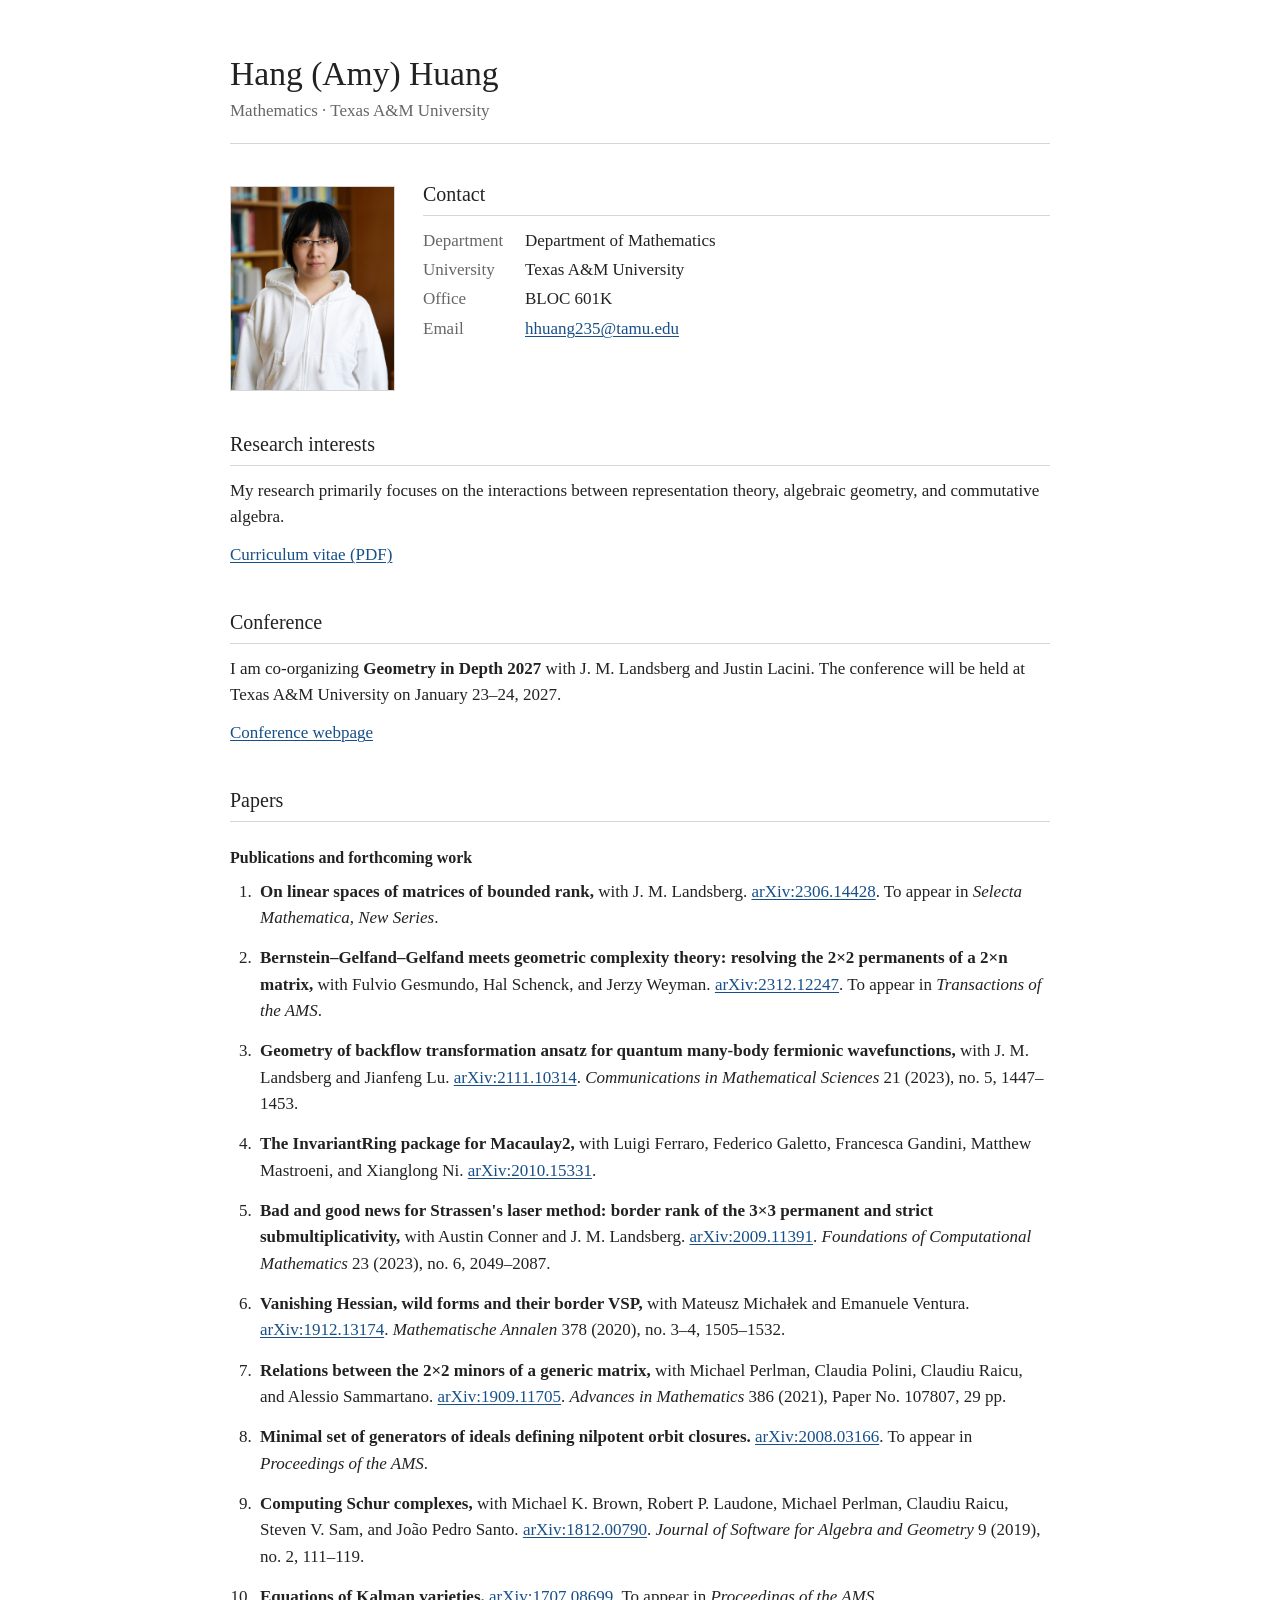
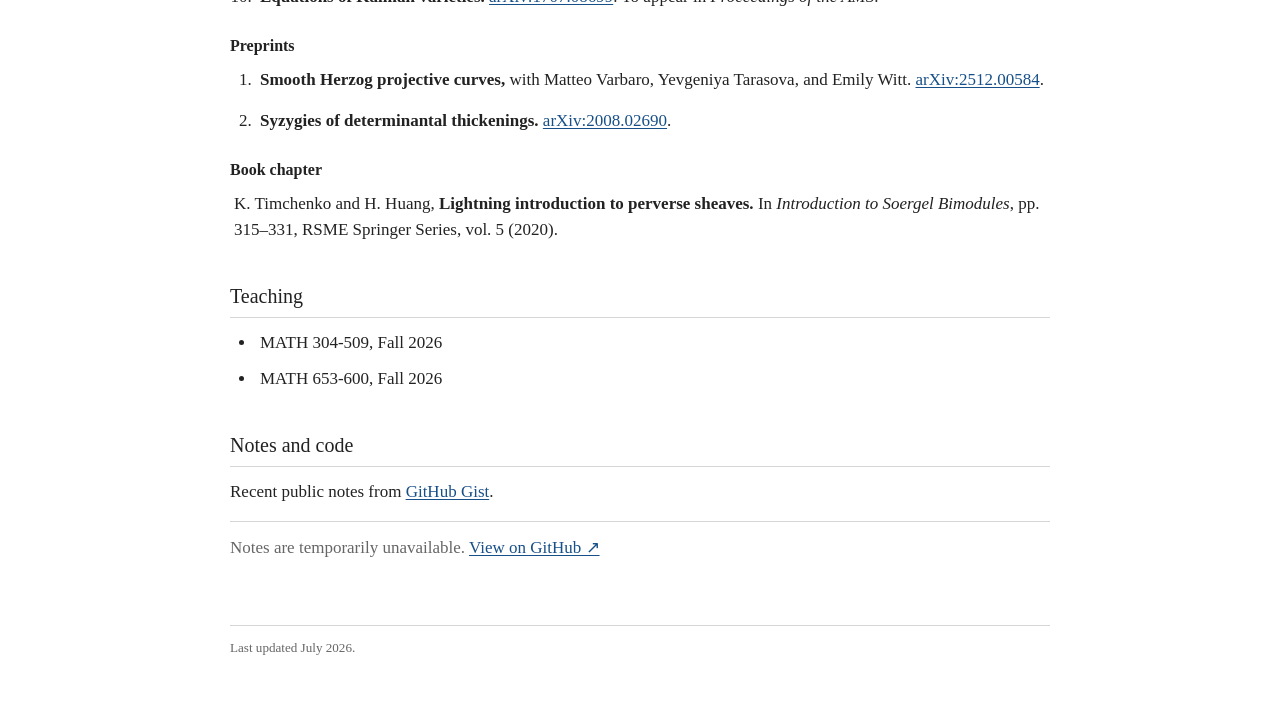
<file: index.html>
<!doctype html>
<html lang="en">
  <head>
    <meta charset="utf-8" />
    <meta name="viewport" content="width=device-width, initial-scale=1" />
    <meta
      name="description"
      content="Academic homepage of Hang (Amy) Huang, mathematician at Texas A&M University."
    />
    <title>Hang (Amy) Huang</title>
    <link rel="stylesheet" href="styles.css" />
    <script defer src="script.js"></script>
  </head>
  <body>
    <main>
      <header>
        <h1>Hang (Amy) Huang</h1>
        <p class="subtitle">Mathematics · Texas A&amp;M University</p>
      </header>

      <section class="introduction" aria-labelledby="contact-heading">
        <img
          class="portrait"
          src="profile.jpg"
          alt="Portrait of Hang (Amy) Huang"
          width="165"
          height="205"
        />
        <div>
          <h2 id="contact-heading">Contact</h2>
          <dl>
            <dt>Department</dt>
            <dd>Department of Mathematics</dd>
            <dt>University</dt>
            <dd>Texas A&amp;M University</dd>
            <dt>Office</dt>
            <dd>BLOC 601K</dd>
            <dt>Email</dt>
            <dd><a href="mailto:hhuang235@tamu.edu">hhuang235@tamu.edu</a></dd>
          </dl>
        </div>
      </section>

      <section>
        <h2>Research interests</h2>
        <p>
          My research primarily focuses on the interactions between
          representation theory, algebraic geometry, and commutative algebra.
        </p>
        <p><a href="AcademicCV.pdf">Curriculum vitae (PDF)</a></p>
      </section>

      <section>
        <h2>Conference</h2>
        <p>
          I am co-organizing <span class="paper-title">Geometry in Depth 2027</span>
          with J. M. Landsberg and Justin Lacini. The conference will be held
          at Texas A&amp;M University on January 23–24, 2027.
        </p>
        <p><a href="gid27.html">Conference webpage</a></p>
      </section>

      <section>
        <h2>Papers</h2>
        <h3>Publications and forthcoming work</h3>
        <ol class="papers">
          <li>
            <span class="paper-title">On linear spaces of matrices of bounded rank,</span>
            with J. M. Landsberg.
            <a href="https://arxiv.org/abs/2306.14428">arXiv:2306.14428</a>.
            To appear in <cite>Selecta Mathematica, New Series</cite>.
          </li>
          <li>
            <span class="paper-title">Bernstein–Gelfand–Gelfand meets geometric complexity theory: resolving the 2×2 permanents of a 2×n matrix,</span>
            with Fulvio Gesmundo, Hal Schenck, and Jerzy Weyman.
            <a href="https://arxiv.org/abs/2312.12247">arXiv:2312.12247</a>.
            To appear in <cite>Transactions of the AMS</cite>.
          </li>
          <li>
            <span class="paper-title">Geometry of backflow transformation ansatz for quantum many-body fermionic wavefunctions,</span>
            with J. M. Landsberg and Jianfeng Lu.
            <a href="https://arxiv.org/abs/2111.10314">arXiv:2111.10314</a>.
            <cite>Communications in Mathematical Sciences</cite> 21 (2023), no. 5, 1447–1453.
          </li>
          <li>
            <span class="paper-title">The InvariantRing package for Macaulay2,</span>
            with Luigi Ferraro, Federico Galetto, Francesca Gandini, Matthew
            Mastroeni, and Xianglong Ni.
            <a href="https://arxiv.org/abs/2010.15331">arXiv:2010.15331</a>.
          </li>
          <li>
            <span class="paper-title">Bad and good news for Strassen's laser method: border rank of the 3×3 permanent and strict submultiplicativity,</span>
            with Austin Conner and J. M. Landsberg.
            <a href="https://arxiv.org/abs/2009.11391">arXiv:2009.11391</a>.
            <cite>Foundations of Computational Mathematics</cite> 23 (2023), no. 6, 2049–2087.
          </li>
          <li>
            <span class="paper-title">Vanishing Hessian, wild forms and their border VSP,</span>
            with Mateusz Michałek and Emanuele Ventura.
            <a href="https://arxiv.org/abs/1912.13174">arXiv:1912.13174</a>.
            <cite>Mathematische Annalen</cite> 378 (2020), no. 3–4, 1505–1532.
          </li>
          <li>
            <span class="paper-title">Relations between the 2×2 minors of a generic matrix,</span>
            with Michael Perlman, Claudia Polini, Claudiu Raicu, and Alessio Sammartano.
            <a href="https://arxiv.org/abs/1909.11705">arXiv:1909.11705</a>.
            <cite>Advances in Mathematics</cite> 386 (2021), Paper No. 107807, 29 pp.
          </li>
          <li>
            <span class="paper-title">Minimal set of generators of ideals defining nilpotent orbit closures.</span>
            <a href="https://arxiv.org/abs/2008.03166">arXiv:2008.03166</a>.
            To appear in <cite>Proceedings of the AMS</cite>.
          </li>
          <li>
            <span class="paper-title">Computing Schur complexes,</span>
            with Michael K. Brown, Robert P. Laudone, Michael Perlman, Claudiu
            Raicu, Steven V. Sam, and João Pedro Santo.
            <a href="https://arxiv.org/abs/1812.00790">arXiv:1812.00790</a>.
            <cite>Journal of Software for Algebra and Geometry</cite> 9 (2019), no. 2, 111–119.
          </li>
          <li>
            <span class="paper-title">Equations of Kalman varieties.</span>
            <a href="https://arxiv.org/abs/1707.08699">arXiv:1707.08699</a>.
            To appear in <cite>Proceedings of the AMS</cite>.
          </li>
        </ol>

        <h3>Preprints</h3>
        <ol class="papers">
          <li>
            <span class="paper-title">Smooth Herzog projective curves,</span>
            with Matteo Varbaro, Yevgeniya Tarasova, and Emily Witt.
            <a href="https://arxiv.org/abs/2512.00584">arXiv:2512.00584</a>.
          </li>
          <li>
            <span class="paper-title">Syzygies of determinantal thickenings.</span>
            <a href="https://arxiv.org/abs/2008.02690">arXiv:2008.02690</a>.
          </li>
        </ol>

        <h3>Book chapter</h3>
        <p class="book-chapter">
          K. Timchenko and H. Huang,
          <span class="paper-title">Lightning introduction to perverse sheaves.</span>
          In <cite>Introduction to Soergel Bimodules</cite>, pp. 315–331,
          RSME Springer Series, vol. 5 (2020).
        </p>
      </section>

      <section>
        <h2>Teaching</h2>
        <ul>
          <li>MATH 304-509, Fall 2026</li>
          <li>MATH 653-600, Fall 2026</li>
        </ul>
      </section>

      <section>
        <h2>Notes and code</h2>
        <p class="section-intro">
          Recent public notes from
          <a href="https://gist.github.com/hhuang235">GitHub Gist</a>.
        </p>
        <div id="gist-grid" aria-live="polite">
          <p class="gist-status">Checking for public notes…</p>
        </div>
      </section>

      <footer>
        <p>Last updated July 2026.</p>
      </footer>
    </main>
  </body>
</html>
</file>
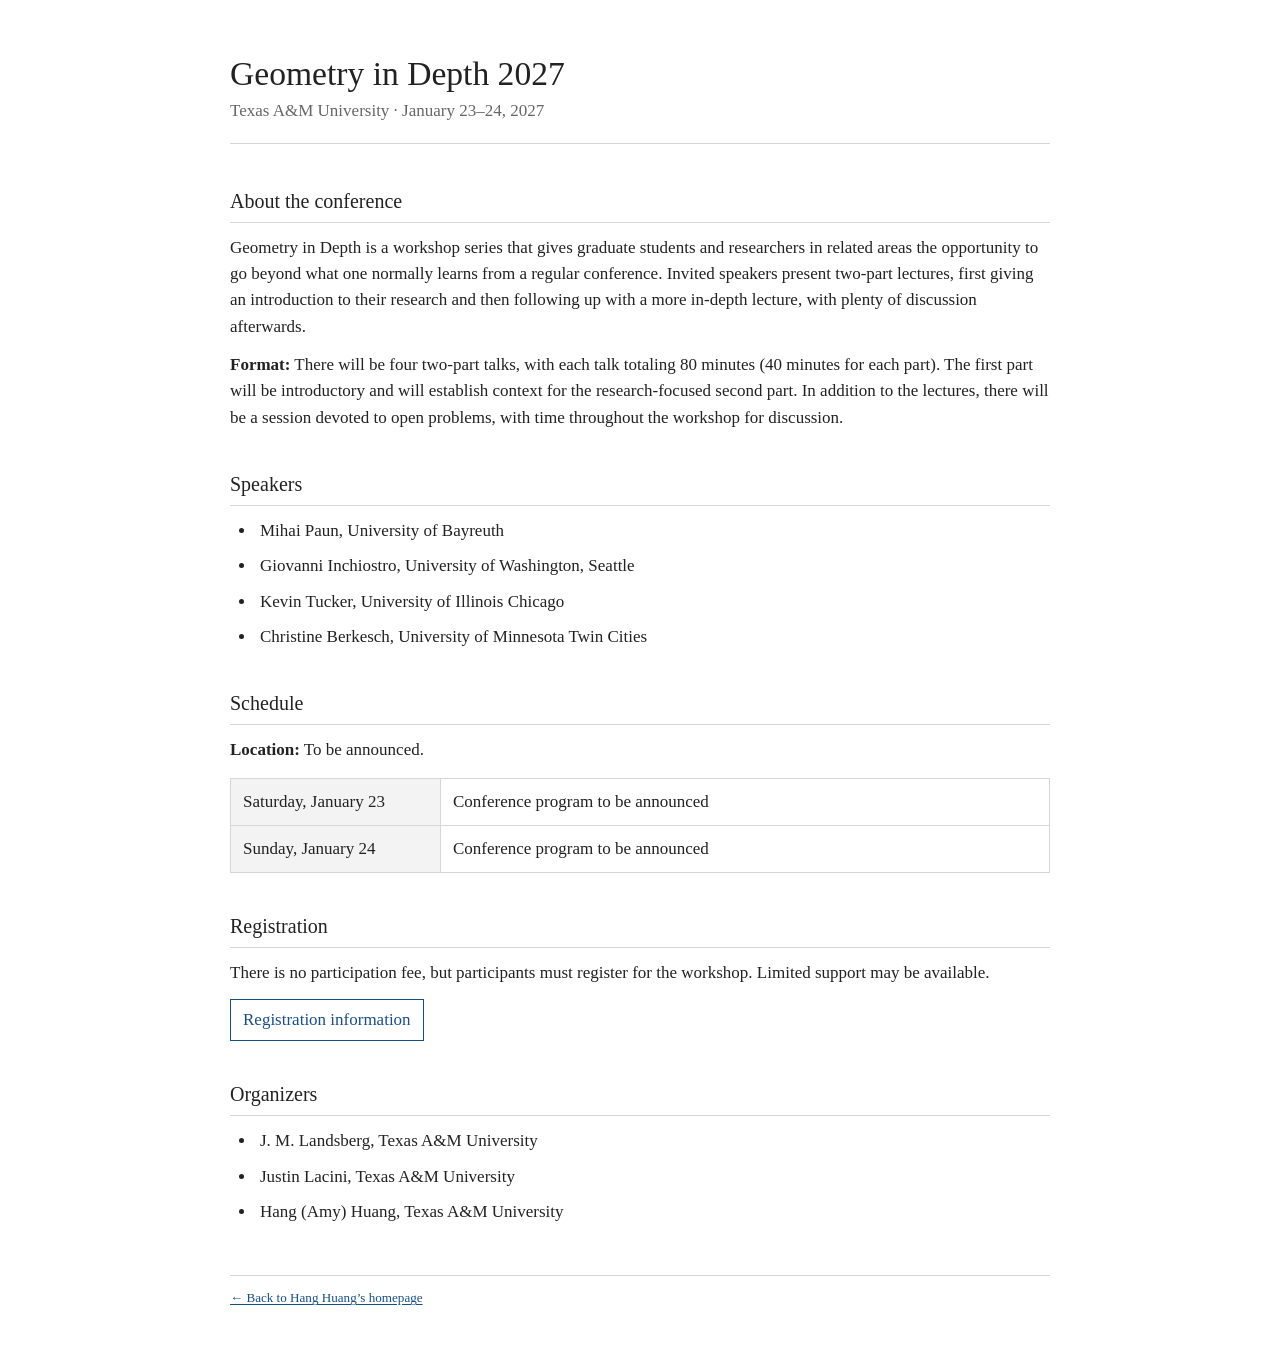
<file: conference.html>
<!doctype html>
<html lang="en">
  <head>
    <meta charset="utf-8" />
    <meta name="viewport" content="width=device-width, initial-scale=1" />
    <meta
      name="description"
      content="Geometry in Depth 2027, a conference at Texas A&M University."
    />
    <title>Geometry in Depth 2027</title>
    <link rel="stylesheet" href="styles.css" />
  </head>
  <body>
    <main>
      <header>
        <h1>Geometry in Depth 2027</h1>
        <p class="subtitle">Texas A&amp;M University · January 23–24, 2027</p>
      </header>

      <section>
        <h2>About the conference</h2>
        <p>
          Geometry in Depth is a workshop series that gives graduate students
          and researchers in related areas the opportunity to go beyond what
          one normally learns from a regular conference. Invited speakers
          present two-part lectures, first giving an introduction to their
          research and then following up with a more in-depth lecture, with
          plenty of discussion afterwards.
        </p>
        <p>
          <strong>Format:</strong> There will be four two-part talks, with each
          talk totaling 80 minutes (40 minutes for each part). The first part
          will be introductory and will establish context for the
          research-focused second part. In addition to the lectures, there will
          be a session devoted to open problems, with time throughout the
          workshop for discussion.
        </p>
      </section>

      <section>
        <h2>Speakers</h2>
        <ul>
          <li>Mihai Paun, University of Bayreuth</li>
          <li>Giovanni Inchiostro, University of Washington, Seattle</li>
          <li>Kevin Tucker, University of Illinois Chicago</li>
          <li>Christine Berkesch, University of Minnesota Twin Cities</li>
        </ul>
      </section>

      <section>
        <h2>Schedule</h2>
        <p><strong>Location:</strong> To be announced.</p>
        <table class="schedule">
          <tbody>
            <tr>
              <th scope="row">Saturday, January 23</th>
              <td>Conference program to be announced</td>
            </tr>
            <tr>
              <th scope="row">Sunday, January 24</th>
              <td>Conference program to be announced</td>
            </tr>
          </tbody>
        </table>
      </section>

      <section>
        <h2>Registration</h2>
        <p>
          There is no participation fee, but participants must register for
          the workshop. Limited support may be available.
        </p>
        <p><a class="registration-link" href="registration.html">Registration information</a></p>
      </section>

      <section>
        <h2>Organizers</h2>
        <ul>
          <li>J. M. Landsberg, Texas A&amp;M University</li>
          <li>Justin Lacini, Texas A&amp;M University</li>
          <li>Hang (Amy) Huang, Texas A&amp;M University</li>
        </ul>
      </section>

      <footer>
        <p><a href="index.html">← Back to Hang Huang’s homepage</a></p>
      </footer>
    </main>
  </body>
</html>
</file>
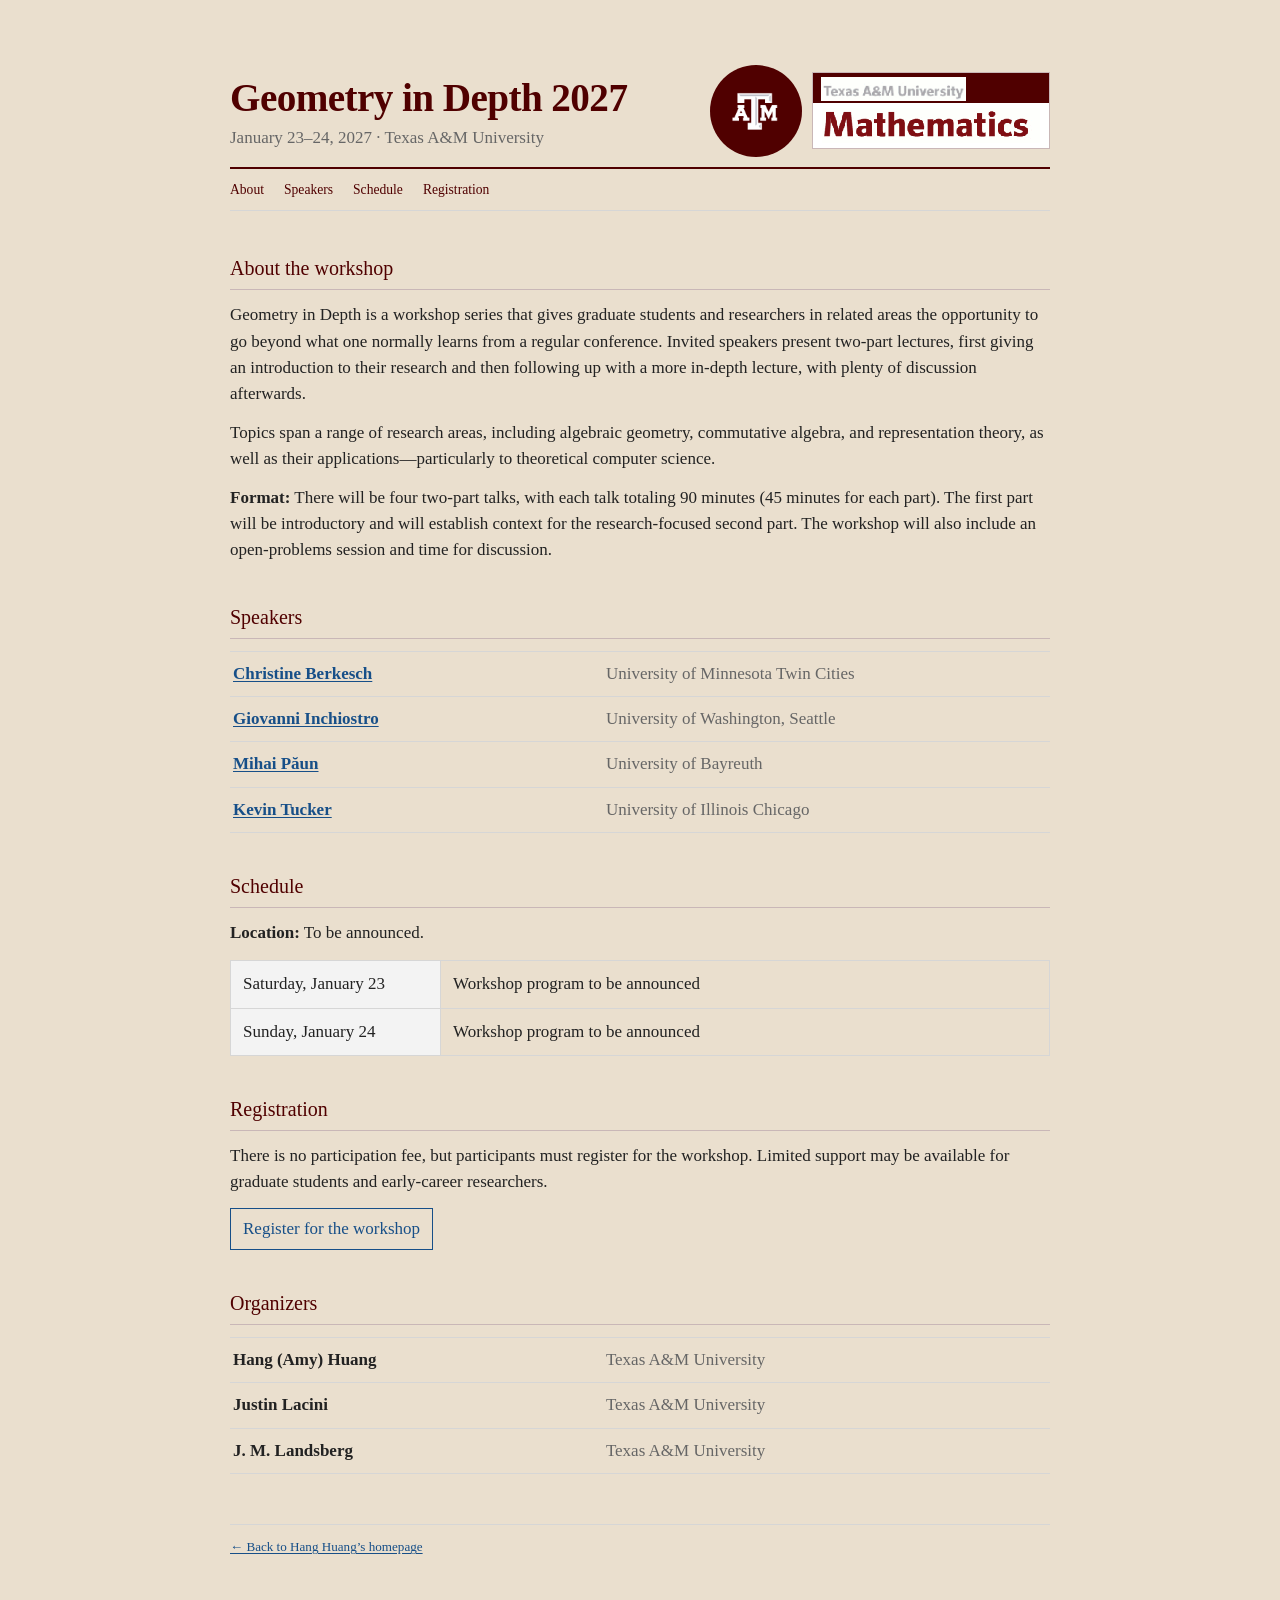
<file: gid27.html>
<!doctype html>
<html lang="en">
  <head>
    <meta charset="utf-8" />
    <meta name="viewport" content="width=device-width, initial-scale=1" />
    <meta
      name="description"
      content="Geometry in Depth 2027, a workshop at Texas A&M University."
    />
    <title>Geometry in Depth 2027</title>
    <link rel="stylesheet" href="styles.css" />
  </head>
  <body class="conference-page">
    <main>
      <div class="conference-masthead">
        <header class="conference-title">
          <h1>Geometry in Depth 2027</h1>
          <p>January 23–24, 2027 · Texas A&amp;M University</p>
        </header>
        <div class="conference-logos">
          <a class="school-mark" href="https://www.tamu.edu/">
            <img src="assets/tam-mark-white.png" alt="Texas A&M University" width="396" height="350" />
          </a>
          <a class="department-mark" href="https://www.math.tamu.edu/">
            <span class="department-university">
              <img src="assets/tamu-wordmark.png" alt="Texas A&M University" width="162" height="27" />
            </span>
            <img src="assets/mathematics-wordmark.gif" alt="Department of Mathematics" width="218" height="35" />
          </a>
        </div>
      </div>

      <nav class="conference-nav" aria-label="Conference navigation">
        <a href="#about">About</a>
        <a href="#speakers">Speakers</a>
        <a href="#schedule">Schedule</a>
        <a href="#registration">Registration</a>
      </nav>

      <section id="about">
        <h2>About the workshop</h2>
        <p>
          Geometry in Depth is a workshop series that gives graduate students
          and researchers in related areas the opportunity to go beyond what
          one normally learns from a regular conference. Invited speakers
          present two-part lectures, first giving an introduction to their
          research and then following up with a more in-depth lecture, with
          plenty of discussion afterwards.
        </p>
        <p>
          Topics span a range of research areas, including algebraic geometry,
          commutative algebra, and representation theory, as well as their
          applications—particularly to theoretical computer science.
        </p>
        <p>
          <strong>Format:</strong> There will be four two-part talks, with each
          talk totaling 90 minutes (45 minutes for each part). The first part
          will be introductory and will establish context for the
          research-focused second part. The workshop will also include an
          open-problems session and time for discussion.
        </p>
      </section>

      <section id="speakers">
        <h2>Speakers</h2>
        <ul class="people-list">
          <li>
            <a href="https://www-users.cse.umn.edu/~cberkesc/">Christine Berkesch</a>
            <span>University of Minnesota Twin Cities</span>
          </li>
          <li>
            <a href="https://sites.math.washington.edu/~ginchios/">Giovanni Inchiostro</a>
            <span>University of Washington, Seattle</span>
          </li>
          <li>
            <a href="https://www.mathe8.uni-bayreuth.de/de/team/prof-paun/index.php">Mihai Păun</a>
            <span>University of Bayreuth</span>
          </li>
          <li>
            <a href="https://sites.google.com/uic.edu/kftucker/">Kevin Tucker</a>
            <span>University of Illinois Chicago</span>
          </li>
        </ul>
      </section>

      <section id="schedule">
        <h2>Schedule</h2>
        <p><strong>Location:</strong> To be announced.</p>
        <table class="schedule">
          <tbody>
            <tr>
              <th scope="row">Saturday, January 23</th>
              <td>Workshop program to be announced</td>
            </tr>
            <tr>
              <th scope="row">Sunday, January 24</th>
              <td>Workshop program to be announced</td>
            </tr>
          </tbody>
        </table>
      </section>

      <section id="registration">
        <h2>Registration</h2>
        <p>
          There is no participation fee, but participants must register for
          the workshop. Limited support may be available for graduate students
          and early-career researchers.
        </p>
        <p>
          <a
            class="registration-link"
            href="https://docs.google.com/forms/d/16JM95xdHXZeFj7LqHZD20StzO6lVtpzjNh9TrMakeek/viewform"
          >Register for the workshop</a>
        </p>
      </section>

      <section id="organizers">
        <h2>Organizers</h2>
        <ul class="people-list">
          <li><span class="person-name">Hang (Amy) Huang</span><span>Texas A&amp;M University</span></li>
          <li><span class="person-name">Justin Lacini</span><span>Texas A&amp;M University</span></li>
          <li><span class="person-name">J. M. Landsberg</span><span>Texas A&amp;M University</span></li>
        </ul>
      </section>

      <footer>
        <p><a href="index.html">← Back to Hang Huang’s homepage</a></p>
      </footer>
    </main>
  </body>
</html>
</file>
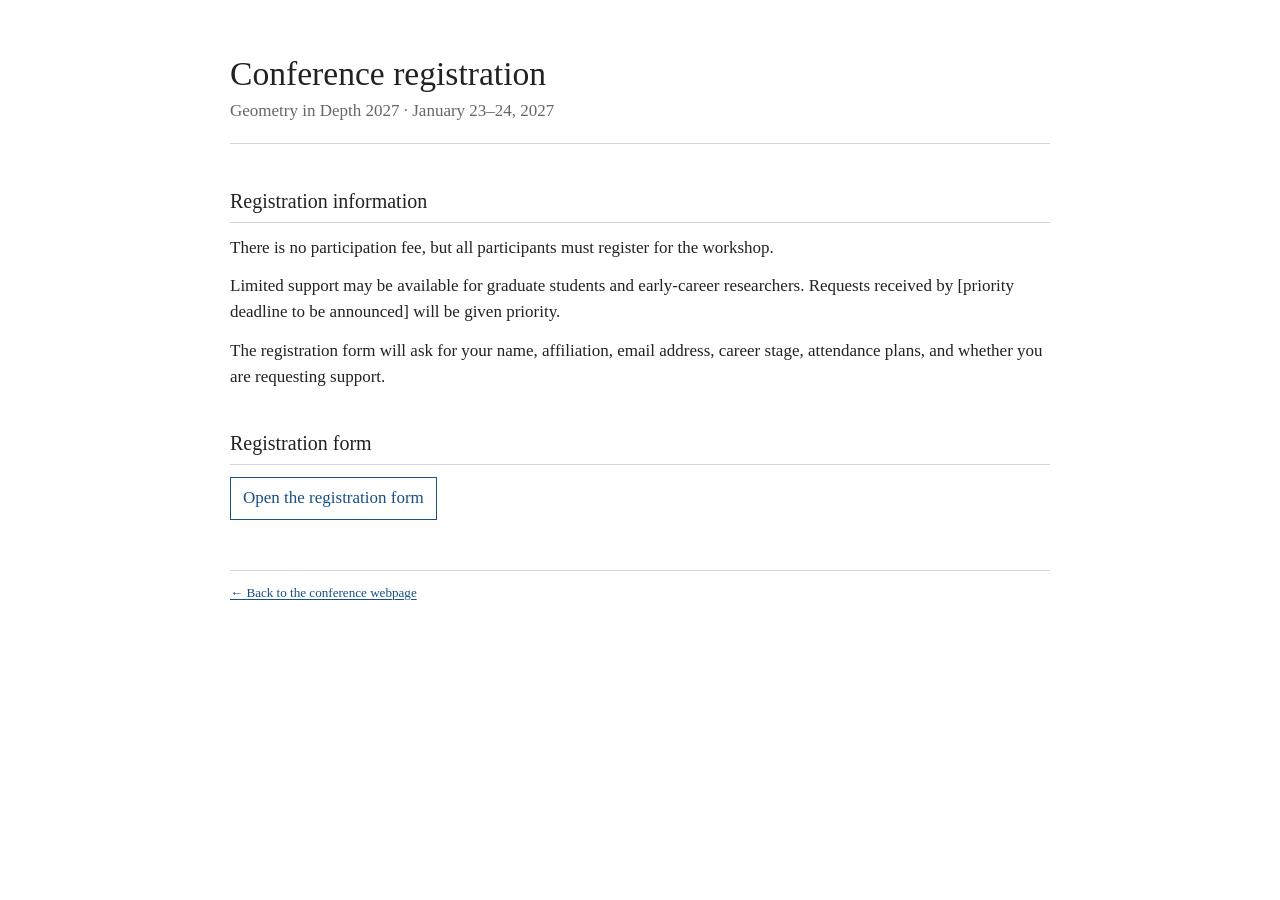
<file: registration.html>
<!doctype html>
<html lang="en">
  <head>
    <meta charset="utf-8" />
    <meta name="viewport" content="width=device-width, initial-scale=1" />
    <meta
      name="description"
      content="Registration for Geometry in Depth 2027 at Texas A&M University."
    />
    <title>Registration · Geometry in Depth 2027</title>
    <link rel="stylesheet" href="styles.css" />
  </head>
  <body>
    <main>
      <header>
        <h1>Conference registration</h1>
        <p class="subtitle">Geometry in Depth 2027 · January 23–24, 2027</p>
      </header>

      <section>
        <h2>Registration information</h2>
        <p>
          There is no participation fee, but all participants must register for
          the workshop.
        </p>
        <p>
          Limited support may be available for graduate students and early-career
          researchers. Requests received by [priority deadline to be announced]
          will be given priority.
        </p>
        <p>
          The registration form will ask for your name, affiliation, email
          address, career stage, attendance plans, and whether you are
          requesting support.
        </p>
      </section>

      <section>
        <h2>Registration form</h2>
        <p>
          <a
            class="registration-link"
            href="https://docs.google.com/forms/d/16JM95xdHXZeFj7LqHZD20StzO6lVtpzjNh9TrMakeek/viewform"
          >Open the registration form</a>
        </p>
      </section>

      <footer>
        <p><a href="gid27.html">← Back to the conference webpage</a></p>
      </footer>
    </main>
  </body>
</html>
</file>
<file: styles.css>
:root {
  color-scheme: light;
  --text: #222;
  --muted: #666;
  --link: #174f88;
  --line: #d6d6d6;
  --soft: #f3f3f3;
  --maroon: #500000;
}

* { box-sizing: border-box; }

html { scroll-behavior: smooth; }

body {
  margin: 0;
  color: var(--text);
  background: #fff;
  font-family: Georgia, "Times New Roman", serif;
  font-size: 17px;
  line-height: 1.55;
}

main {
  width: min(820px, calc(100% - 40px));
  margin: 54px auto;
}

header {
  margin-bottom: 42px;
  padding-bottom: 18px;
  border-bottom: 1px solid var(--line);
}

h1 {
  margin: 0 0 4px;
  font-size: 2.1rem;
  font-weight: normal;
  line-height: 1.2;
}

.subtitle { margin: 0; color: var(--muted); }

section { margin: 38px 0; }

h2 {
  margin: 0 0 12px;
  padding-bottom: 5px;
  border-bottom: 1px solid var(--line);
  font-size: 1.25rem;
  font-weight: normal;
}

h3 { margin: 24px 0 8px; font-size: 1rem; }
p { margin: 0 0 12px; }

a {
  color: var(--link);
  text-decoration-thickness: 1px;
  text-underline-offset: 2px;
}

a:hover { color: #0b3159; }

.introduction {
  display: grid;
  grid-template-columns: 165px 1fr;
  gap: 28px;
  align-items: start;
}

.portrait {
  width: 165px;
  height: 205px;
  border: 1px solid var(--line);
  object-fit: cover;
  object-position: 50% 18%;
}

.introduction h2 { margin-top: -7px; }

dl {
  display: grid;
  grid-template-columns: 90px 1fr;
  gap: 3px 12px;
  margin: 0;
}

dt { color: var(--muted); }
dd { margin: 0; }

ul, ol { margin: 8px 0 0; padding-left: 26px; }
li { margin-bottom: 9px; padding-left: 4px; }
.papers li { margin-bottom: 14px; }
.paper-title { font-weight: bold; }
.book-chapter { margin-left: 4px; }

.schedule {
  width: 100%;
  margin-top: 14px;
  border-collapse: collapse;
}

.schedule th,
.schedule td {
  padding: 10px 12px;
  border: 1px solid var(--line);
  text-align: left;
  vertical-align: top;
}

.schedule th {
  width: 210px;
  background: var(--soft);
  font-weight: normal;
}

.registration-link {
  display: inline-block;
  padding: 7px 12px;
  border: 1px solid var(--link);
  text-decoration: none;
}

.registration-link:hover { color: #fff; background: var(--link); }

.section-intro { margin-bottom: 16px; }
#gist-grid { border-top: 1px solid var(--line); }

.gist-card {
  display: block;
  padding: 12px 0;
  border-bottom: 1px solid var(--line);
  color: var(--text);
  text-decoration: none;
}

.gist-card:hover h3 { color: var(--link); text-decoration: underline; }
.gist-card-meta { color: var(--muted); font: 0.75rem Arial, sans-serif; text-transform: uppercase; }
.gist-card h3 { margin: 3px 0 0; font-size: 1rem; }
.gist-card-link { display: none; }
.gist-status { padding: 13px 0; color: var(--muted); }

footer {
  margin-top: 50px;
  padding-top: 12px;
  border-top: 1px solid var(--line);
  color: var(--muted);
  font-size: 0.82rem;
}

/* Restrained conference treatment */

.conference-page { background: #eadfce; }

.conference-masthead {
  min-height: 112px;
  display: grid;
  grid-template-columns: 1fr auto;
  gap: 32px;
  align-items: center;
  border-bottom: 2px solid var(--maroon);
}

.conference-logos {
  padding: 0;
  display: flex;
  align-items: center;
  gap: 10px;
}

.conference-logos a { display: block; line-height: 0; }
.conference-logos img { max-width: 100%; height: auto; }

.conference-logos .school-mark {
  width: 92px;
  height: 92px;
  padding: 10px;
  display: grid;
  place-items: center;
  overflow: hidden;
  border-radius: 50%;
  background: var(--maroon);
}

.conference-logos .school-mark img {
  width: 100%;
  height: 100%;
  object-fit: contain;
}

.conference-logos .department-mark {
  width: 238px;
  padding: 0;
  border: 1px solid #c9b7b7;
  background: #fff;
}

.conference-logos .department-university {
  min-height: 30px;
  padding: 3px 8px 1px;
  display: flex;
  align-items: center;
  background: var(--maroon);
}

.conference-logos .department-university img {
  width: 145px;
}

.conference-logos .department-mark > img {
  width: 218px;
  margin: 5px 9px;
}

.conference-title {
  margin-bottom: 0;
  padding: 20px 0 16px;
  border: 0;
}

.conference-title h1 {
  color: var(--maroon);
  font-size: 2.45rem;
  font-weight: 600;
  letter-spacing: -0.015em;
}
.conference-title p { margin: 4px 0 0; color: var(--muted); }

.conference-nav {
  margin-bottom: 42px;
  padding: 10px 0;
  display: flex;
  gap: 20px;
  flex-wrap: wrap;
  border-bottom: 1px solid var(--line);
  font-size: 0.85rem;
}

.conference-nav a { color: var(--maroon); text-decoration: none; }
.conference-page h2 { color: var(--maroon); border-bottom-color: #c9b7b7; }

.people-list {
  padding: 0;
  list-style: none;
  border-top: 1px solid var(--line);
}

.people-list li {
  margin: 0;
  padding: 9px 3px;
  display: grid;
  grid-template-columns: minmax(210px, 0.8fr) 1fr;
  gap: 20px;
  border-bottom: 1px solid var(--line);
}

.people-list a,
.person-name { font-weight: bold; }
.people-list span:last-child { color: var(--muted); }

@media (max-width: 560px) {
  main { width: calc(100% - 30px); margin: 30px auto; }
  .introduction { grid-template-columns: 1fr; }
  .portrait { width: 140px; height: 175px; }
  .introduction h2 { margin-top: 0; }
  dl { grid-template-columns: 80px 1fr; }
  .conference-masthead { grid-template-columns: 1fr; gap: 4px; padding-bottom: 14px; }
  .conference-logos { align-items: center; }
  .conference-title h1 { font-size: 2rem; }
  .people-list li { grid-template-columns: 1fr; gap: 1px; }
  .schedule th { width: 45%; }
}
</file>
